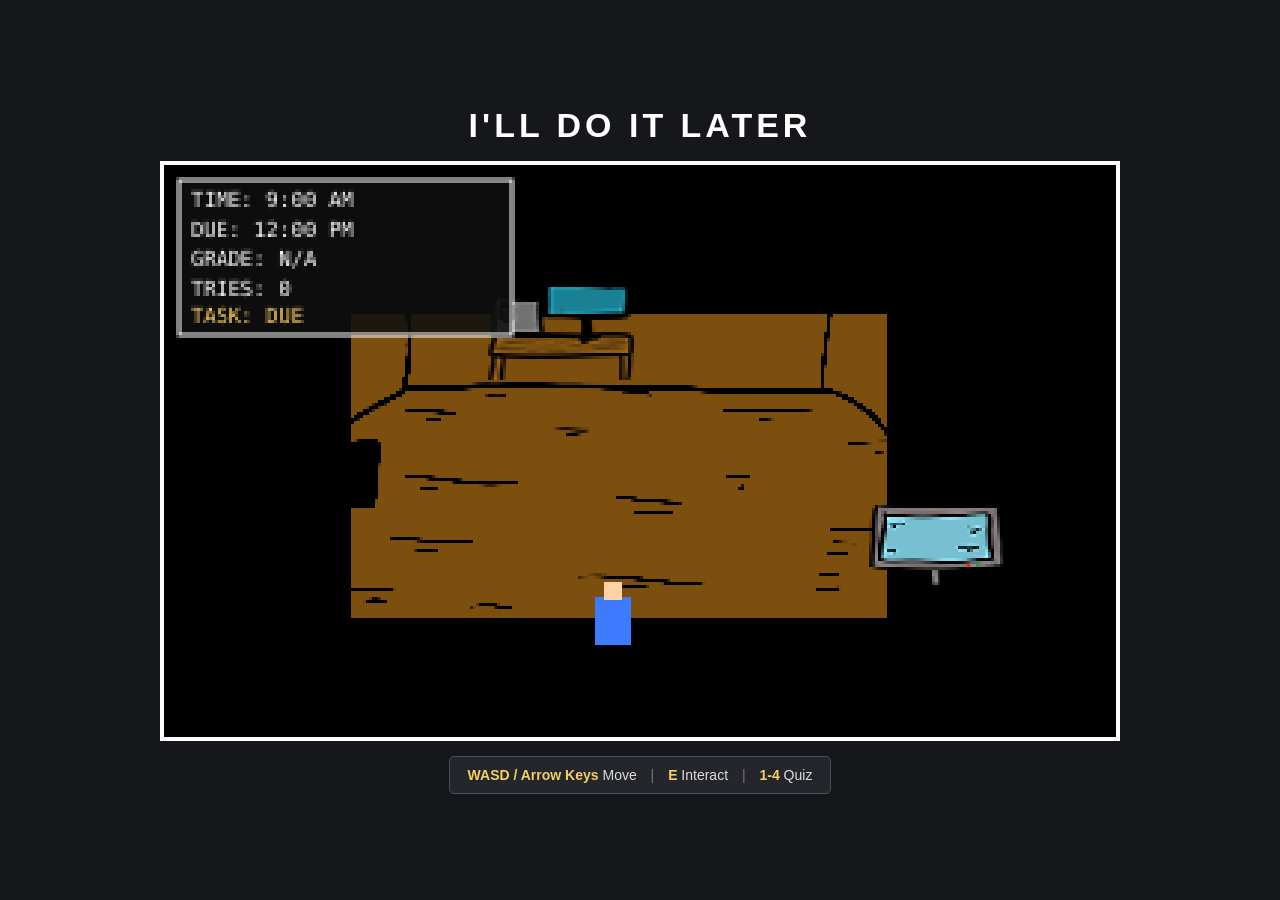
<file: GAME DEMO/index.html>
<!DOCTYPE html>
<html lang="en">

<head>
    <meta charset="UTF-8">

    <meta name="viewport"
          content="width=device-width, initial-scale=1.0">

    <title>I'll Do It Later</title>

    <link rel="stylesheet" href="CSS/style.css">
</head>

<body>

<div class="game-container">

    <h1>I'LL DO IT LATER</h1>

    <canvas
        id="game"
        width="320"
        height="192">
    </canvas>

    <div class="controls">
        <strong>WASD / Arrow Keys</strong> Move
        <span>|</span>
        <strong>E</strong> Interact
        <span>|</span>
        <strong>1-4</strong> Quiz
    </div>

</div>


<script>

// ============================================================
// CANVAS
// ============================================================

const canvas = document.getElementById("game");
const ctx = canvas.getContext("2d");

ctx.imageSmoothingEnabled = false;


// ============================================================
// LOAD OPTIONAL IMAGES
// ============================================================

function loadGameImage(path) {

    const image = new Image();

    image.loaded = false;

    image.onload = function () {
        image.loaded = true;
    };

    image.onerror = function () {

        image.loaded = false;

        console.log(
            path + " not found - using canvas placeholder."
        );
    };

    image.src = path;

    return image;
}


const roomImage =
    loadGameImage("Img/room.png");

const bedImage =
    loadGameImage("Img/bed.png");

const deskImage =
    loadGameImage("Img/computer.png");

const tvImage =
    loadGameImage("Img/tv.png");


// ============================================================
// GAME STATE
// ============================================================

let gameState = "bedroom";

/*
    bedroom
    quiz
    assignmentResult
    tv
    tvResult
    deadlineMissed
*/


// ============================================================
// TIME
// ============================================================

let currentTime = 9;

const deadlineTime = 12;


// ============================================================
// ASSIGNMENT
// ============================================================

let assignmentComplete = false;

let assignmentAttempts = 0;

let gradeStatus = "N/A";

let assignmentResultMessage = "";


// ============================================================
// STATUS MESSAGE
// ============================================================

let statusMessage = "";

let statusMessageEnd = 0;


// ============================================================
// PLAYER
// ============================================================

const player = {

    x: 145,
    y: 145,

    width: 12,
    height: 16,

    speed: 2,

    color: "#3d7cff"

};


// ============================================================
// FURNITURE
// ============================================================

const furniture = [

    // BED

    {
        name: "bed",

        image: bedImage,

        x: 200,
        y: 200,

        width: 100,
        height: 70,

        color: "#8c6045",

        interactive: true,

        prompt: "E - Sleep for 30 minutes"
    },


    // DESK / COMPUTER

    {
        name: "desk",

        image: deskImage,

        x: 100,
        y: 30,

        width: 65,
        height: 42,

        color: "#74513a",

        interactive: true,

        prompt: "E - Start assignment"
    },


    // TV

    {
        name: "tv",

        image: tvImage,

        x: 235,
        y: 110,

        width: 48,
        height: 32,

        color: "#333333",

        interactive: true,

        prompt: "E - Watch TV"
    }

];


// ============================================================
// KEYBOARD
// ============================================================

const keys = {};


document.addEventListener(
    "keydown",

    function (event) {

        const key =
            event.key.toLowerCase();

        keys[key] = true;


        if (
            key.startsWith("arrow") ||
            [
                "w",
                "a",
                "s",
                "d",
                "e",
                "1",
                "2",
                "3",
                "4"
            ].includes(key)
        ) {

            event.preventDefault();
        }


        // INTERACT

        if (
            key === "e" &&
            !event.repeat &&
            gameState === "bedroom"
        ) {

            interact();
        }


        // QUIZ ANSWERS

        if (
            gameState === "quiz" &&
            !event.repeat
        ) {

            if (key === "1") {
                answerQuiz(0);
            }

            else if (key === "2") {
                answerQuiz(1);
            }

            else if (key === "3") {
                answerQuiz(2);
            }

            else if (key === "4") {
                answerQuiz(3);
            }
        }

    }
);


document.addEventListener(
    "keyup",

    function (event) {

        const key =
            event.key.toLowerCase();

        keys[key] = false;
    }
);


window.addEventListener(
    "blur",

    function () {

        for (let key in keys) {
            keys[key] = false;
        }

    }
);


// ============================================================
// COLLISION
// ============================================================

function isColliding(a, b) {

    return (

        a.x < b.x + b.width &&

        a.x + a.width > b.x &&

        a.y < b.y + b.height &&

        a.y + a.height > b.y

    );
}


// ============================================================
// MOVEMENT
// ============================================================

function movePlayer() {

    if (
        gameState !== "bedroom"
    ) {

        return;
    }


    let dx = 0;
    let dy = 0;


    if (
        keys["w"] ||
        keys["arrowup"]
    ) {

        dy -= 1;
    }


    if (
        keys["s"] ||
        keys["arrowdown"]
    ) {

        dy += 1;
    }


    if (
        keys["a"] ||
        keys["arrowleft"]
    ) {

        dx -= 1;
    }


    if (
        keys["d"] ||
        keys["arrowright"]
    ) {

        dx += 1;
    }


    // Normalise diagonal movement

    if (
        dx !== 0 &&
        dy !== 0
    ) {

        dx *= Math.SQRT1_2;
        dy *= Math.SQRT1_2;
    }


    // HORIZONTAL MOVEMENT

    const oldX =
        player.x;


    player.x +=
        dx * player.speed;


    player.x =
        Math.max(
            0,
            Math.min(
                player.x,
                canvas.width -
                player.width
            )
        );


    for (
        const item of furniture
    ) {

        if (
            isColliding(
                player,
                item
            )
        ) {

            player.x =
                oldX;

            break;
        }
    }


    // VERTICAL MOVEMENT

    const oldY =
        player.y;


    player.y +=
        dy * player.speed;


    player.y =
        Math.max(
            0,
            Math.min(
                player.y,
                canvas.height -
                player.height
            )
        );


    for (
        const item of furniture
    ) {

        if (
            isColliding(
                player,
                item
            )
        ) {

            player.y =
                oldY;

            break;
        }
    }
}


// ============================================================
// INTERACTION DISTANCE
// ============================================================

function isNearObject(
    playerObject,
    furnitureObject,
    distance = 12
) {

    const area = {

        x:
            furnitureObject.x -
            distance,

        y:
            furnitureObject.y -
            distance,

        width:
            furnitureObject.width +
            distance * 2,

        height:
            furnitureObject.height +
            distance * 2
    };


    return isColliding(
        playerObject,
        area
    );
}


// ============================================================
// GET NEAREST OBJECT
// ============================================================

function getNearbyObject() {

    let nearestObject =
        null;

    let nearestDistance =
        Infinity;


    for (
        const item of furniture
    ) {

        if (
            !item.interactive ||
            !isNearObject(
                player,
                item
            )
        ) {

            continue;
        }


        const playerCenterX =
            player.x +
            player.width / 2;


        const playerCenterY =
            player.y +
            player.height / 2;


        const objectCenterX =
            item.x +
            item.width / 2;


        const objectCenterY =
            item.y +
            item.height / 2;


        const distance =
            Math.hypot(

                playerCenterX -
                objectCenterX,

                playerCenterY -
                objectCenterY
            );


        if (
            distance <
            nearestDistance
        ) {

            nearestDistance =
                distance;

            nearestObject =
                item;
        }
    }


    return nearestObject;
}


// ============================================================
// INTERACT
// ============================================================

function interact() {

    const object =
        getNearbyObject();


    if (!object) {

        return;
    }


    if (
        object.name === "bed"
    ) {

        sleep();
    }


    else if (
        object.name === "desk"
    ) {

        startQuiz();
    }


    else if (
        object.name === "tv"
    ) {

        startTVGame();
    }
}


// ============================================================
// BED / SLEEP
// ============================================================

function sleep() {

    if (
        checkDeadline()
    ) {

        return;
    }


    currentTime += 0.5;


    showStatus(
        "You slept for 30 minutes."
    );


    checkDeadline();
}


// ============================================================
// STATUS MESSAGE
// ============================================================

function showStatus(message) {

    statusMessage =
        message;


    statusMessageEnd =
        performance.now() +
        1800;
}


// ============================================================
// TIME
// ============================================================

function formatTime(time) {

    const totalMinutes =
        Math.round(
            time * 60
        );


    let hour =
        Math.floor(
            totalMinutes / 60
        );


    const minutes =
        totalMinutes % 60;


    const period =
        hour >= 12
            ? "PM"
            : "AM";


    let displayHour =
        hour % 12;


    if (
        displayHour === 0
    ) {

        displayHour = 12;
    }


    const displayMinutes =
        String(
            minutes
        ).padStart(
            2,
            "0"
        );


    return (

        displayHour +
        ":" +
        displayMinutes +
        " " +
        period
    );
}


// ============================================================
// DEADLINE
// ============================================================

function checkDeadline() {

    if (
        currentTime >=
        deadlineTime &&
        !assignmentComplete
    ) {

        gradeStatus =
            "F";


        gameState =
            "deadlineMissed";


        return true;
    }


    return false;
}


// ============================================================
// QUESTION BANK
// ============================================================

const questionBank = [

    {
        question:
            "What is the capital of France?",

        answers: [
            "Paris",
            "London",
            "Rome",
            "Madrid"
        ],

        correct:
            "Paris"
    },


    {
        question:
            "Which planet is called the Red Planet?",

        answers: [
            "Mars",
            "Venus",
            "Jupiter",
            "Mercury"
        ],

        correct:
            "Mars"
    },


    {
        question:
            "How many continents are there?",

        answers: [
            "7",
            "5",
            "6",
            "8"
        ],

        correct:
            "7"
    },


    {
        question:
            "What is the largest ocean?",

        answers: [
            "Pacific Ocean",
            "Atlantic Ocean",
            "Indian Ocean",
            "Arctic Ocean"
        ],

        correct:
            "Pacific Ocean"
    },


    {
        question:
            "What is H2O?",

        answers: [
            "Water",
            "Oxygen",
            "Salt",
            "Hydrogen"
        ],

        correct:
            "Water"
    },


    {
        question:
            "How many sides does a hexagon have?",

        answers: [
            "6",
            "5",
            "7",
            "8"
        ],

        correct:
            "6"
    },


    {
        question:
            "Where are the Pyramids of Giza?",

        answers: [
            "Egypt",
            "Italy",
            "Greece",
            "Mexico"
        ],

        correct:
            "Egypt"
    },


    {
        question:
            "Which organ pumps blood around the body?",

        answers: [
            "Heart",
            "Brain",
            "Lungs",
            "Kidneys"
        ],

        correct:
            "Heart"
    },


    {
        question:
            "What is the largest planet?",

        answers: [
            "Jupiter",
            "Earth",
            "Saturn",
            "Mars"
        ],

        correct:
            "Jupiter"
    },


    {
        question:
            "What language is mainly spoken in Brazil?",

        answers: [
            "Portuguese",
            "Spanish",
            "French",
            "Italian"
        ],

        correct:
            "Portuguese"
    },


    {
        question:
            "How many days are in a leap year?",

        answers: [
            "366",
            "365",
            "364",
            "367"
        ],

        correct:
            "366"
    },


    {
        question:
            "What metal has the symbol Au?",

        answers: [
            "Gold",
            "Silver",
            "Iron",
            "Copper"
        ],

        correct:
            "Gold"
    },


    {
        question:
            "What is the freezing point of water?",

        answers: [
            "0 C",
            "10 C",
            "32 C",
            "-10 C"
        ],

        correct:
            "0 C"
    },


    {
        question:
            "Which planet is closest to the Sun?",

        answers: [
            "Mercury",
            "Venus",
            "Earth",
            "Mars"
        ],

        correct:
            "Mercury"
    },


    {
        question:
            "Which continent contains the Sahara?",

        answers: [
            "Africa",
            "Asia",
            "Europe",
            "Australia"
        ],

        correct:
            "Africa"
    },


    {
        question:
            "What is the square root of 64?",

        answers: [
            "8",
            "6",
            "7",
            "9"
        ],

        correct:
            "8"
    },


    {
        question:
            "Which gas do plants absorb?",

        answers: [
            "Carbon dioxide",
            "Oxygen",
            "Hydrogen",
            "Helium"
        ],

        correct:
            "Carbon dioxide"
    },


    {
        question:
            "Tokyo is the capital of which country?",

        answers: [
            "Japan",
            "China",
            "Thailand",
            "South Korea"
        ],

        correct:
            "Japan"
    },


    {
        question:
            "How many minutes are in an hour?",

        answers: [
            "60",
            "30",
            "45",
            "90"
        ],

        correct:
            "60"
    },


    {
        question:
            "Which instrument normally has 88 keys?",

        answers: [
            "Piano",
            "Guitar",
            "Violin",
            "Trumpet"
        ],

        correct:
            "Piano"
    }

];


// ============================================================
// SHUFFLE ARRAY
// ============================================================

function shuffleArray(array) {

    const shuffled =
        [...array];


    for (
        let i =
            shuffled.length - 1;

        i > 0;

        i--
    ) {

        const randomIndex =
            Math.floor(
                Math.random() *
                (i + 1)
            );


        const temp =
            shuffled[i];


        shuffled[i] =
            shuffled[randomIndex];


        shuffled[randomIndex] =
            temp;
    }


    return shuffled;
}


// ============================================================
// QUIZ
// ============================================================

let quizQuestions = [];

let currentQuestion = 0;

let correctAnswers = 0;

let wrongAnswers = 0;

let quizButtons = [];


// ============================================================
// ASSIGNMENT BUTTONS
// ============================================================

let tryAgainButton = null;

let assignmentBackButton = null;


// ============================================================
// START QUIZ
// ============================================================

function startQuiz() {

    if (
        currentTime >=
        deadlineTime
    ) {

        if (
            !assignmentComplete
        ) {

            checkDeadline();
        }

        else {

            showStatus(
                "The deadline has passed."
            );

            gameState =
                "bedroom";
        }


        return;
    }


    const selectedQuestions =
        shuffleArray(
            questionBank
        ).slice(
            0,
            5
        );


    quizQuestions =
        selectedQuestions.map(

            function (question) {

                return {

                    question:
                        question.question,

                    correct:
                        question.correct,

                    answers:
                        shuffleArray(
                            question.answers
                        )
                };
            }
        );


    currentQuestion = 0;

    correctAnswers = 0;

    wrongAnswers = 0;


    gameState =
        "quiz";
}


// ============================================================
// ANSWER QUIZ
// ============================================================

function answerQuiz(answerIndex) {

    if (
        gameState !== "quiz"
    ) {

        return;
    }


    const question =
        quizQuestions[
            currentQuestion
        ];


    const selectedAnswer =
        question.answers[
            answerIndex
        ];


    if (
        selectedAnswer ===
        question.correct
    ) {

        correctAnswers++;
    }

    else {

        wrongAnswers++;
    }


    // TWO WRONG = FAILED ATTEMPT

    if (
        wrongAnswers >= 2
    ) {

        assignmentAttempts++;


        gradeStatus =
            "F";


        assignmentComplete =
            false;


        assignmentResultMessage =
            "Too many incorrect answers.";


        gameState =
            "assignmentResult";


        return;
    }


    currentQuestion++;


    // FINISHED ALL FIVE

    if (
        currentQuestion >=
        quizQuestions.length
    ) {

        assignmentAttempts++;


        assignmentComplete =
            true;


        if (
            correctAnswers === 5
        ) {

            gradeStatus =
                "A";
        }

        else {

            gradeStatus =
                "B";
        }


        assignmentResultMessage =
            "Assignment completed!";


        gameState =
            "assignmentResult";
    }
}


// ============================================================
// TV MINIGAME
// ============================================================

let tvScore = 0;

let tvHighScore = 0;

const tvRoundLength =
    15000;

let tvStartTime = 0;


const tvTarget = {

    x: 100,
    y: 100,

    size: 18
};


let tvPlayAgainButton = null;

let tvBackButton = null;


// ============================================================
// START TV
// ============================================================

function startTVGame() {

    if (
        checkDeadline()
    ) {

        return;
    }


    tvScore = 0;


    tvStartTime =
        performance.now();


    spawnTVTarget();


    gameState =
        "tv";
}


// ============================================================
// SPAWN TV TARGET
// ============================================================

function spawnTVTarget() {

    tvTarget.x =
        20 +
        Math.random() *
        (
            canvas.width -
            40 -
            tvTarget.size
        );


    tvTarget.y =
        55 +
        Math.random() *
        (
            canvas.height -
            75 -
            tvTarget.size
        );
}


// ============================================================
// UPDATE TV
// ============================================================

function updateTV() {

    if (
        gameState !== "tv"
    ) {

        return;
    }


    const elapsed =
        performance.now() -
        tvStartTime;


    if (
        elapsed >=
        tvRoundLength
    ) {

        finishTVRound();
    }
}


// ============================================================
// FINISH TV ROUND
// ============================================================

function finishTVRound() {

    if (
        tvScore >
        tvHighScore
    ) {

        tvHighScore =
            tvScore;
    }


    // ONE HOUR PASSES

    currentTime += 1;


    if (
        checkDeadline()
    ) {

        return;
    }


    gameState =
        "tvResult";
}


// ============================================================
// MOUSE POSITION
// ============================================================

function getMousePosition(event) {

    const rect =
        canvas.getBoundingClientRect();


    return {

        x:
            (
                event.clientX -
                rect.left
            ) *
            canvas.width /
            rect.width,

        y:
            (
                event.clientY -
                rect.top
            ) *
            canvas.height /
            rect.height
    };
}


// ============================================================
// CLICK RECTANGLE
// ============================================================

function pointInRect(
    point,
    rectangle
) {

    return (

        point.x >=
        rectangle.x &&

        point.x <=
        rectangle.x +
        rectangle.width &&

        point.y >=
        rectangle.y &&

        point.y <=
        rectangle.y +
        rectangle.height
    );
}


// ============================================================
// CANVAS CLICK
// ============================================================

canvas.addEventListener(
    "click",

    function (event) {

        const mouse =
            getMousePosition(
                event
            );


        // QUIZ

        if (
            gameState === "quiz"
        ) {

            for (
                let i = 0;

                i <
                quizButtons.length;

                i++
            ) {

                if (
                    pointInRect(
                        mouse,
                        quizButtons[i]
                    )
                ) {

                    answerQuiz(i);

                    return;
                }
            }
        }


        // ASSIGNMENT RESULT

        else if (
            gameState ===
            "assignmentResult"
        ) {

            if (
                tryAgainButton &&
                pointInRect(
                    mouse,
                    tryAgainButton
                )
            ) {

                startQuiz();

                return;
            }


            if (
                assignmentBackButton &&
                pointInRect(
                    mouse,
                    assignmentBackButton
                )
            ) {

                gameState =
                    "bedroom";

                return;
            }
        }


        // TV TARGET

        else if (
            gameState === "tv"
        ) {

            const targetRectangle = {

                x:
                    tvTarget.x,

                y:
                    tvTarget.y,

                width:
                    tvTarget.size,

                height:
                    tvTarget.size
            };


            if (
                pointInRect(
                    mouse,
                    targetRectangle
                )
            ) {

                tvScore++;

                spawnTVTarget();
            }
        }


        // TV RESULTS

        else if (
            gameState ===
            "tvResult"
        ) {

            if (
                tvPlayAgainButton &&
                pointInRect(
                    mouse,
                    tvPlayAgainButton
                )
            ) {

                startTVGame();

                return;
            }


            if (
                tvBackButton &&
                pointInRect(
                    mouse,
                    tvBackButton
                )
            ) {

                gameState =
                    "bedroom";

                return;
            }
        }

    }
);


// ============================================================
// GENERIC BUTTON
// ============================================================

function drawButton(
    rectangle,
    text
) {

    ctx.fillStyle =
        "#454545";


    ctx.fillRect(

        rectangle.x,
        rectangle.y,

        rectangle.width,
        rectangle.height
    );


    ctx.strokeStyle =
        "#bbbbbb";


    ctx.strokeRect(

        rectangle.x,
        rectangle.y,

        rectangle.width,
        rectangle.height
    );


    ctx.fillStyle =
        "#ffffff";


    ctx.textAlign =
        "center";


    ctx.font =
        "8px monospace";


    ctx.fillText(

        text,

        rectangle.x +
        rectangle.width / 2,

        rectangle.y +
        rectangle.height / 2 +
        3
    );
}


// ============================================================
// DRAW BEDROOM
// ============================================================

function drawBedroom() {

    if (
        roomImage.loaded
    ) {

        ctx.drawImage(

            roomImage,

            0,
            0,

            canvas.width,
            canvas.height
        );
    }

    else {

        drawPlaceholderRoom();
    }


    // ALL FURNITURE IS INSIDE CANVAS

    drawFurniture();

    drawPlayer();

    drawHUD();

    drawInteractionPrompt();

    drawStatusMessage();
}


// ============================================================
// PLACEHOLDER ROOM
// ============================================================

function drawPlaceholderRoom() {

    // FLOOR

    ctx.fillStyle =
        "#b99972";


    ctx.fillRect(

        0,
        0,

        canvas.width,
        canvas.height
    );


    // WALL

    ctx.fillStyle =
        "#ddc8a4";


    ctx.fillRect(

        0,
        0,

        canvas.width,
        25
    );


    // BORDER

    ctx.fillStyle =
        "#67513d";


    ctx.fillRect(

        0,
        23,

        canvas.width,
        3
    );


    // FLOOR LINES

    ctx.strokeStyle =
        "rgba(80,60,40,0.25)";


    for (
        let y = 45;

        y <
        canvas.height;

        y += 22
    ) {

        ctx.beginPath();

        ctx.moveTo(
            0,
            y
        );

        ctx.lineTo(
            canvas.width,
            y
        );

        ctx.stroke();
    }
}


// ============================================================
// DRAW FURNITURE
// ============================================================

function drawFurniture() {

    for (
        const item of furniture
    ) {

        // USE PNG IMAGE

        if (
            item.image.loaded
        ) {

            ctx.drawImage(

                item.image,

                Math.round(
                    item.x
                ),

                Math.round(
                    item.y
                ),

                item.width,
                item.height
            );
        }


        // PLACEHOLDER

        else {

            ctx.fillStyle =
                item.color;


            ctx.fillRect(

                item.x,
                item.y,

                item.width,
                item.height
            );


            ctx.strokeStyle =
                "#191919";


            ctx.strokeRect(

                item.x,
                item.y,

                item.width,
                item.height
            );


            ctx.fillStyle =
                "#ffffff";


            ctx.font =
                "7px monospace";


            ctx.textAlign =
                "center";


            ctx.fillText(

                item.name.toUpperCase(),

                item.x +
                item.width / 2,

                item.y +
                item.height / 2 +
                2
            );
        }
    }
}


// ============================================================
// DRAW PLAYER
// ============================================================

function drawPlayer() {

    // BODY

    ctx.fillStyle =
        player.color;


    ctx.fillRect(

        Math.round(
            player.x
        ),

        Math.round(
            player.y
        ),

        player.width,
        player.height
    );


    // HEAD

    ctx.fillStyle =
        "#ffd1a4";


    ctx.fillRect(

        Math.round(
            player.x + 3
        ),

        Math.round(
            player.y - 5
        ),

        6,
        6
    );
}


// ============================================================
// SMALL HUD / INFO BOX
// ============================================================

function drawHUD() {

    // SMALLER BOX

    ctx.fillStyle =
        "rgba(15,15,15,0.88)";


    ctx.fillRect(
        5,
        5,
        112,
        52
    );


    ctx.strokeStyle =
        "#ffffff";


    ctx.strokeRect(
        5,
        5,
        112,
        52
    );


    ctx.textAlign =
        "left";


    ctx.font =
        "7px monospace";


    ctx.fillStyle =
        "#ffffff";


    // TIME

    ctx.fillText(

        "TIME: " +
        formatTime(
            currentTime
        ),

        9,
        14
    );


    // DEADLINE

    ctx.fillText(

        "DUE: 12:00 PM",

        9,
        24
    );


    // GRADE

    ctx.fillText(

        "GRADE: " +
        gradeStatus,

        9,
        34
    );


    // ATTEMPTS

    ctx.fillText(

        "TRIES: " +
        assignmentAttempts,

        9,
        44
    );


    // TASK STATUS

    if (
        assignmentComplete
    ) {

        ctx.fillStyle =
            "#82e68c";


        ctx.fillText(

            "TASK: COMPLETE",

            9,
            53
        );
    }

    else {

        ctx.fillStyle =
            "#ffd36a";


        ctx.fillText(

            "TASK: DUE",

            9,
            53
        );
    }
}


// ============================================================
// INTERACTION PROMPT
// ============================================================

function drawInteractionPrompt() {

    const object =
        getNearbyObject();


    if (!object) {

        return;
    }


    ctx.fillStyle =
        "rgba(0,0,0,0.88)";


    ctx.fillRect(

        48,
        163,

        224,
        18
    );


    ctx.strokeStyle =
        "#ffffff";


    ctx.strokeRect(

        48,
        163,

        224,
        18
    );


    ctx.fillStyle =
        "#ffffff";


    ctx.textAlign =
        "center";


    ctx.font =
        "7px monospace";


    ctx.fillText(

        object.prompt,

        160,
        175
    );
}


// ============================================================
// STATUS MESSAGE
// ============================================================

function drawStatusMessage() {

    if (
        performance.now() >
        statusMessageEnd
    ) {

        return;
    }


    ctx.fillStyle =
        "rgba(0,0,0,0.9)";


    ctx.fillRect(

        70,
        128,

        180,
        18
    );


    ctx.fillStyle =
        "#ffffff";


    ctx.textAlign =
        "center";


    ctx.font =
        "7px monospace";


    ctx.fillText(

        statusMessage,

        160,
        140
    );
}


// ============================================================
// QUIZ SCREEN
// ============================================================

function drawQuiz() {

    ctx.fillStyle =
        "#1e2027";


    ctx.fillRect(

        0,
        0,

        canvas.width,
        canvas.height
    );


    const question =
        quizQuestions[
            currentQuestion
        ];


    ctx.fillStyle =
        "#ffffff";


    ctx.textAlign =
        "center";


    ctx.font =
        "12px monospace";


    ctx.fillText(

        "ASSIGNMENT QUIZ",

        160,
        17
    );


    ctx.font =
        "7px monospace";


    ctx.fillStyle =
        "#cccccc";


    ctx.fillText(

        "Question " +
        (
            currentQuestion +
            1
        ) +
        " / 5",

        160,
        30
    );


    ctx.fillText(

        "Correct: " +
        correctAnswers +
        "   Wrong: " +
        wrongAnswers +
        " / 2",

        160,
        41
    );


    // QUESTION

    ctx.fillStyle =
        "#ffffff";


    ctx.font =
        "9px monospace";


    drawCenteredWrappedText(

        question.question,

        160,
        58,

        270,
        11
    );


    // ANSWERS

    quizButtons = [];


    const startY =
        87;


    for (
        let i = 0;

        i < 4;

        i++
    ) {

        const button = {

            x: 35,

            y:
                startY +
                i * 23,

            width: 250,

            height: 18
        };


        quizButtons.push(
            button
        );


        ctx.fillStyle =
            "#393d49";


        ctx.fillRect(

            button.x,
            button.y,

            button.width,
            button.height
        );


        ctx.strokeStyle =
            "#777d8e";


        ctx.strokeRect(

            button.x,
            button.y,

            button.width,
            button.height
        );


        ctx.fillStyle =
            "#ffffff";


        ctx.font =
            "8px monospace";


        ctx.textAlign =
            "left";


        ctx.fillText(

            (
                i + 1
            ) +
            ". " +
            question.answers[i],

            button.x + 8,

            button.y + 12
        );
    }
}


// ============================================================
// ASSIGNMENT RESULT
// ============================================================

function drawAssignmentResult() {

    ctx.fillStyle =
        "#1d1f26";


    ctx.fillRect(

        0,
        0,

        canvas.width,
        canvas.height
    );


    ctx.textAlign =
        "center";


    ctx.fillStyle =
        "#ffffff";


    ctx.font =
        "13px monospace";


    ctx.fillText(

        "ASSIGNMENT RESULT",

        160,
        27
    );


    ctx.font =
        "9px monospace";


    ctx.fillText(

        "Correct: " +
        correctAnswers +
        " / 5",

        160,
        50
    );


    // GRADE COLOUR

    if (
        gradeStatus === "A"
    ) {

        ctx.fillStyle =
            "#72e58c";
    }

    else if (
        gradeStatus === "B"
    ) {

        ctx.fillStyle =
            "#f1d66b";
    }

    else {

        ctx.fillStyle =
            "#ef7777";
    }


    ctx.font =
        "18px monospace";


    ctx.fillText(

        "GRADE: " +
        gradeStatus,

        160,
        76
    );


    ctx.fillStyle =
        "#ffffff";


    ctx.font =
        "8px monospace";


    ctx.fillText(

        assignmentResultMessage,

        160,
        95
    );


    ctx.fillText(

        "Time: " +
        formatTime(
            currentTime
        ),

        160,
        108
    );


    // TRY AGAIN

    tryAgainButton = {

        x: 40,
        y: 125,

        width: 110,
        height: 30
    };


    drawButton(

        tryAgainButton,

        "TRY AGAIN"
    );


    // BACK

    assignmentBackButton = {

        x: 170,
        y: 125,

        width: 110,
        height: 30
    };


    drawButton(

        assignmentBackButton,

        "BACK"
    );
}


// ============================================================
// TV GAME
// ============================================================

function drawTVGame() {

    ctx.fillStyle =
        "#11131a";


    ctx.fillRect(

        0,
        0,

        canvas.width,
        canvas.height
    );


    const elapsed =
        performance.now() -
        tvStartTime;


    const timeRemaining =
        Math.max(

            0,

            Math.ceil(

                (
                    tvRoundLength -
                    elapsed
                ) /
                1000
            )
        );


    ctx.fillStyle =
        "#ffffff";


    ctx.textAlign =
        "center";


    ctx.font =
        "12px monospace";


    ctx.fillText(

        "TV MINI GAME",

        160,
        18
    );


    ctx.font =
        "8px monospace";


    ctx.fillText(

        "Score: " +
        tvScore,

        60,
        37
    );


    ctx.fillText(

        "High Score: " +
        tvHighScore,

        160,
        37
    );


    ctx.fillText(

        "Time: " +
        timeRemaining,

        260,
        37
    );


    ctx.fillText(

        "Click the target!",

        160,
        50
    );


    // TARGET

    ctx.fillStyle =
        "#ffd83d";


    ctx.fillRect(

        tvTarget.x,
        tvTarget.y,

        tvTarget.size,
        tvTarget.size
    );


    ctx.strokeStyle =
        "#ffffff";


    ctx.strokeRect(

        tvTarget.x,
        tvTarget.y,

        tvTarget.size,
        tvTarget.size
    );


    ctx.fillStyle =
        "#1b1b1b";


    ctx.fillRect(

        tvTarget.x + 5,
        tvTarget.y + 5,

        tvTarget.size - 10,
        tvTarget.size - 10
    );
}


// ============================================================
// TV RESULT
// ============================================================

function drawTVResult() {

    ctx.fillStyle =
        "#1d1f26";


    ctx.fillRect(

        0,
        0,

        canvas.width,
        canvas.height
    );


    ctx.fillStyle =
        "#ffffff";


    ctx.textAlign =
        "center";


    ctx.font =
        "14px monospace";


    ctx.fillText(

        "TV ROUND OVER",

        160,
        28
    );


    ctx.font =
        "9px monospace";


    ctx.fillText(

        "Score: " +
        tvScore,

        160,
        52
    );


    ctx.fillText(

        "High Score: " +
        tvHighScore,

        160,
        68
    );


    ctx.fillStyle =
        "#f2c96d";


    ctx.fillText(

        "1 hour has passed.",

        160,
        87
    );


    ctx.fillStyle =
        "#ffffff";


    ctx.fillText(

        "Time: " +
        formatTime(
            currentTime
        ),

        160,
        103
    );


    // PLAY AGAIN

    tvPlayAgainButton = {

        x: 40,
        y: 125,

        width: 110,
        height: 30
    };


    drawButton(

        tvPlayAgainButton,

        "PLAY AGAIN"
    );


    // BACK

    tvBackButton = {

        x: 170,
        y: 125,

        width: 110,
        height: 30
    };


    drawButton(

        tvBackButton,

        "BACK"
    );
}


// ============================================================
// DEADLINE MISSED
// ============================================================

function drawDeadlineMissed() {

    ctx.fillStyle =
        "#351919";


    ctx.fillRect(

        0,
        0,

        canvas.width,
        canvas.height
    );


    ctx.textAlign =
        "center";


    ctx.fillStyle =
        "#ff7e7e";


    ctx.font =
        "16px monospace";


    ctx.fillText(

        "DEADLINE MISSED",

        160,
        50
    );


    ctx.fillStyle =
        "#ffffff";


    ctx.font =
        "9px monospace";


    ctx.fillText(

        "Assignment due at 12:00 PM",

        160,
        78
    );


    ctx.fillText(

        "Final Grade: F",

        160,
        100
    );


    ctx.fillText(

        "Current Time: " +
        formatTime(
            currentTime
        ),

        160,
        118
    );
}


// ============================================================
// WRAP TEXT
// ============================================================

function drawCenteredWrappedText(
    text,
    x,
    y,
    maxWidth,
    lineHeight
) {

    const words =
        text.split(" ");


    let line = "";

    let currentY = y;


    ctx.textAlign =
        "center";


    for (
        let i = 0;

        i <
        words.length;

        i++
    ) {

        const testLine =
            line +
            words[i] +
            " ";


        const width =
            ctx.measureText(
                testLine
            ).width;


        if (
            width >
            maxWidth &&
            i > 0
        ) {

            ctx.fillText(

                line.trim(),

                x,
                currentY
            );


            line =
                words[i] +
                " ";


            currentY +=
                lineHeight;
        }

        else {

            line =
                testLine;
        }
    }


    ctx.fillText(

        line.trim(),

        x,
        currentY
    );
}


// ============================================================
// DRAW GAME
// ============================================================

function drawGame() {

    ctx.clearRect(

        0,
        0,

        canvas.width,
        canvas.height
    );


    if (
        gameState === "bedroom"
    ) {

        drawBedroom();
    }


    else if (
        gameState === "quiz"
    ) {

        drawQuiz();
    }


    else if (
        gameState ===
        "assignmentResult"
    ) {

        drawAssignmentResult();
    }


    else if (
        gameState === "tv"
    ) {

        drawTVGame();
    }


    else if (
        gameState === "tvResult"
    ) {

        drawTVResult();
    }


    else if (
        gameState ===
        "deadlineMissed"
    ) {

        drawDeadlineMissed();
    }
}


// ============================================================
// GAME LOOP
// ============================================================

function gameLoop() {

    movePlayer();

    updateTV();

    drawGame();


    requestAnimationFrame(
        gameLoop
    );
}


// ============================================================
// START
// ============================================================

gameLoop();

</script>

</body>

</html>
</file>
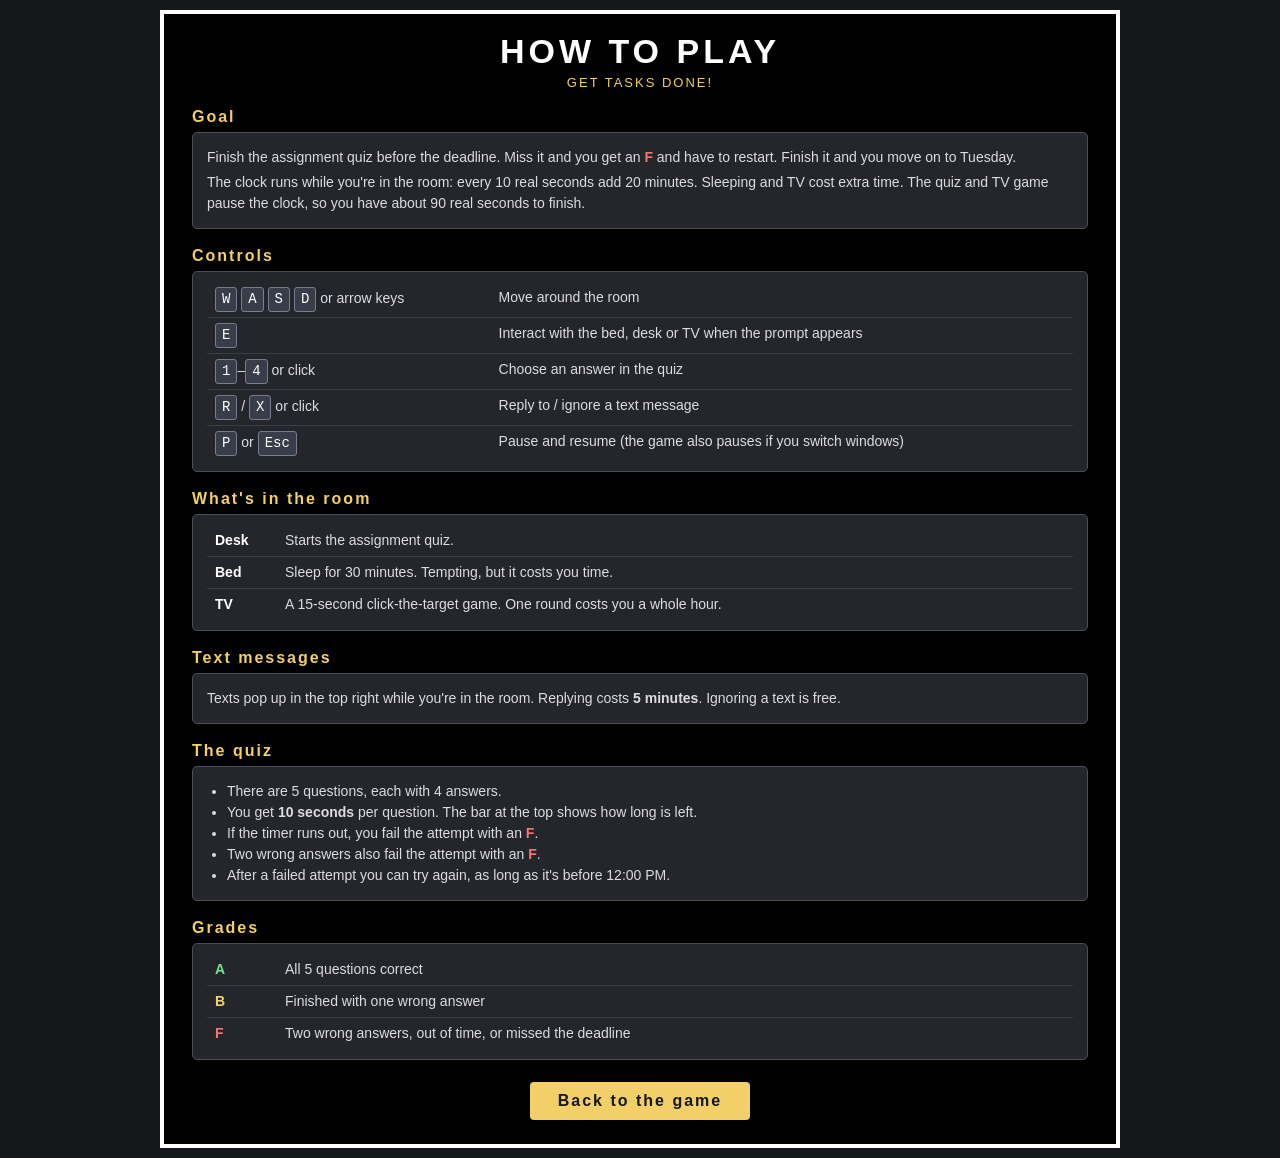
<file: ILL DO IT LATER GAME/tutorial.html>
<!DOCTYPE html>
<html lang="en">
<head>
    <meta charset="UTF-8">
    <meta name="viewport" content="width=device-width, initial-scale=1.0">
    <title>How to Play - I'll Do It Later</title>
   <link rel="stylesheet" href="CSS/tutorial.css">
  
  
</head>
<body>
<main> 


    <h1>HOW TO PLAY</h1>
    <p class="sub">GET TASKS DONE!</p>

    <h2>Goal</h2>
    <section>
        <p>Finish the assignment quiz before the deadline. Miss it and you get an <strong class="f">F</strong> and have to restart. Finish it and you move on to Tuesday.</p>
        <p>The clock runs while you're in the room: every 10 real seconds add 20 minutes. Sleeping and TV cost extra time. The quiz and TV game pause the clock, so you have about 90 real seconds to finish.</p>
    </section>

    <h2>Controls</h2>
    <section>
        <table>
            <tr><td><kbd>W</kbd> <kbd>A</kbd> <kbd>S</kbd> <kbd>D</kbd> or arrow keys</td><td>Move around the room</td></tr>
            <tr><td><kbd>E</kbd></td><td>Interact with the bed, desk or TV when the prompt appears</td></tr>
            <tr><td><kbd>1</kbd>–<kbd>4</kbd> or click</td><td>Choose an answer in the quiz</td></tr>
            <tr><td><kbd>R</kbd> / <kbd>X</kbd> or click</td><td>Reply to / ignore a text message</td></tr>
            <tr><td><kbd>P</kbd> or <kbd>Esc</kbd></td><td>Pause and resume (the game also pauses if you switch windows)</td></tr>
        </table>
    </section>

    <h2>What's in the room</h2>
    <section>
        <table>
            <tr><th>Desk</th><td>Starts the assignment quiz.</td></tr>
            <tr><th>Bed</th><td>Sleep for 30 minutes. Tempting, but it costs you time.</td></tr>
            <tr><th>TV</th><td>A 15-second click-the-target game. One round costs you a whole hour.</td></tr>
        </table>
    </section>

    <h2>Text messages</h2>
    <section>
        <p>Texts pop up in the top right while you're in the room. Replying costs <strong>5 minutes</strong>. Ignoring a text is free.</p>
    </section>

    <h2>The quiz</h2>
    <section>
        <ul>
            <li>There are 5 questions, each with 4 answers.</li>
            <li>You get <strong>10 seconds</strong> per question. The bar at the top shows how long is left.</li>
            <li>If the timer runs out, you fail the attempt with an <strong class="f">F</strong>.</li>
            <li>Two wrong answers also fail the attempt with an <strong class="f">F</strong>.</li>
            <li>After a failed attempt you can try again, as long as it's before 12:00 PM.</li>
        </ul>
    </section>

    <h2>Grades</h2>
    <section>
        <table>
            <tr><th class="a">A</th><td>All 5 questions correct</td></tr>
            <tr><th class="b">B</th><td>Finished with one wrong answer</td></tr>
            <tr><th class="f">F</th><td>Two wrong answers, out of time, or missed the deadline</td></tr>
        </table>
    </section>

    <a class="play" href="index.html">Back to the game</a>
     

</main>
</body>
</html>
</file>
<file: GAME DEMO/CSS/style.css>
* {
    box-sizing: border-box;
}


body {
    margin: 0;

    min-height: 100vh;

    display: flex;
    justify-content: center;
    align-items: center;

    background-color: #16171b;

    color: #ffffff;

    font-family: Arial, sans-serif;
}


.game-container {
    width: 100%;

    display: flex;
    flex-direction: column;

    justify-content: center;
    align-items: center;

    padding: 25px;
}


h1 {
    margin: 0 0 16px 0;

    font-size: 34px;

    letter-spacing: 4px;

    text-align: center;

    color: #ffffff;
}


#game {
    width: 960px;

    max-width: 95vw;

    height: auto;

    display: block;

    border: 4px solid #ffffff;

    background-color: #000000;

    image-rendering: pixelated;
    image-rendering: crisp-edges;

    cursor: pointer;
}


.controls {
    margin-top: 15px;

    padding: 10px 18px;

    background-color: #24262c;

    border: 1px solid #4b4e58;

    border-radius: 5px;

    font-size: 14px;

    text-align: center;

    color: #dddddd;
}


.controls strong {
    color: #f2cf67;
}


.controls span {
    margin: 0 10px;

    color: #777777;
}
</file>
<file: ILL DO IT LATER GAME/CSS/tutorial.css>
* { box-sizing: border-box; }

body {
    margin: 0;
    min-height: 100vh;
    display: flex;
    justify-content: center;
    align-items: flex-start;
    background-color: #16171b;
    color: #ffffff;
    font-family: Arial, sans-serif;
}

main {
    width: min(960px, 95vw, calc((100vh - 150px) * 5 / 3));
    min-height: min(576px, 95vw * 3 / 5);
    margin: 10px auto;
    padding: 18px 28px 24px;
    background-color: #000000;
    border: 4px solid #ffffff;
}

h1 {
    margin: 0;
    font-size: clamp(20px, 4vh, 34px);
    letter-spacing: 4px;
    text-align: center;
}

.sub {
    margin: 4px 0 16px;
    text-align: center;
    color: #f2cf67;
    letter-spacing: 2px;
    font-size: 13px;
}

h2 {
    margin: 18px 0 6px;
    font-size: 16px;
    letter-spacing: 2px;
    color: #f2cf67;
}

section {
    padding: 10px 14px;
    background-color: #24262c;
    border: 1px solid #4b4e58;
    border-radius: 5px;
    color: #dddddd;
    font-size: 14px;
    line-height: 1.5;
}

section p { margin: 4px 0; }
section ul { margin: 4px 0; padding-left: 20px; }

table { width: 100%; border-collapse: collapse; }
td, th { padding: 5px 8px; text-align: left; vertical-align: top; border-bottom: 1px solid #3a3d47; }
tr:last-child td, tr:last-child th { border-bottom: 0; }
th { width: 70px; color: #ffffff; }

kbd {
    display: inline-block;
    min-width: 22px;
    padding: 1px 6px;
    background: #393d49;
    border: 1px solid #777d8e;
    border-radius: 3px;
    color: #ffffff;
    font-family: monospace;
    text-align: center;
}

strong.f, th.f { color: #ef7777; }
th.a { color: #72e58c; }
th.b { color: #f1d66b; }

a.play {
    display: block;
    width: 220px;
    margin: 22px auto 0;
    padding: 10px 0;
    background-color: #f2cf67;
    color: #16171b;
    font-weight: bold;
    letter-spacing: 2px;
    text-align: center;
    text-decoration: none;
    border-radius: 4px;
}
a.play:hover { background-color: #ffe28a; }
</file>
